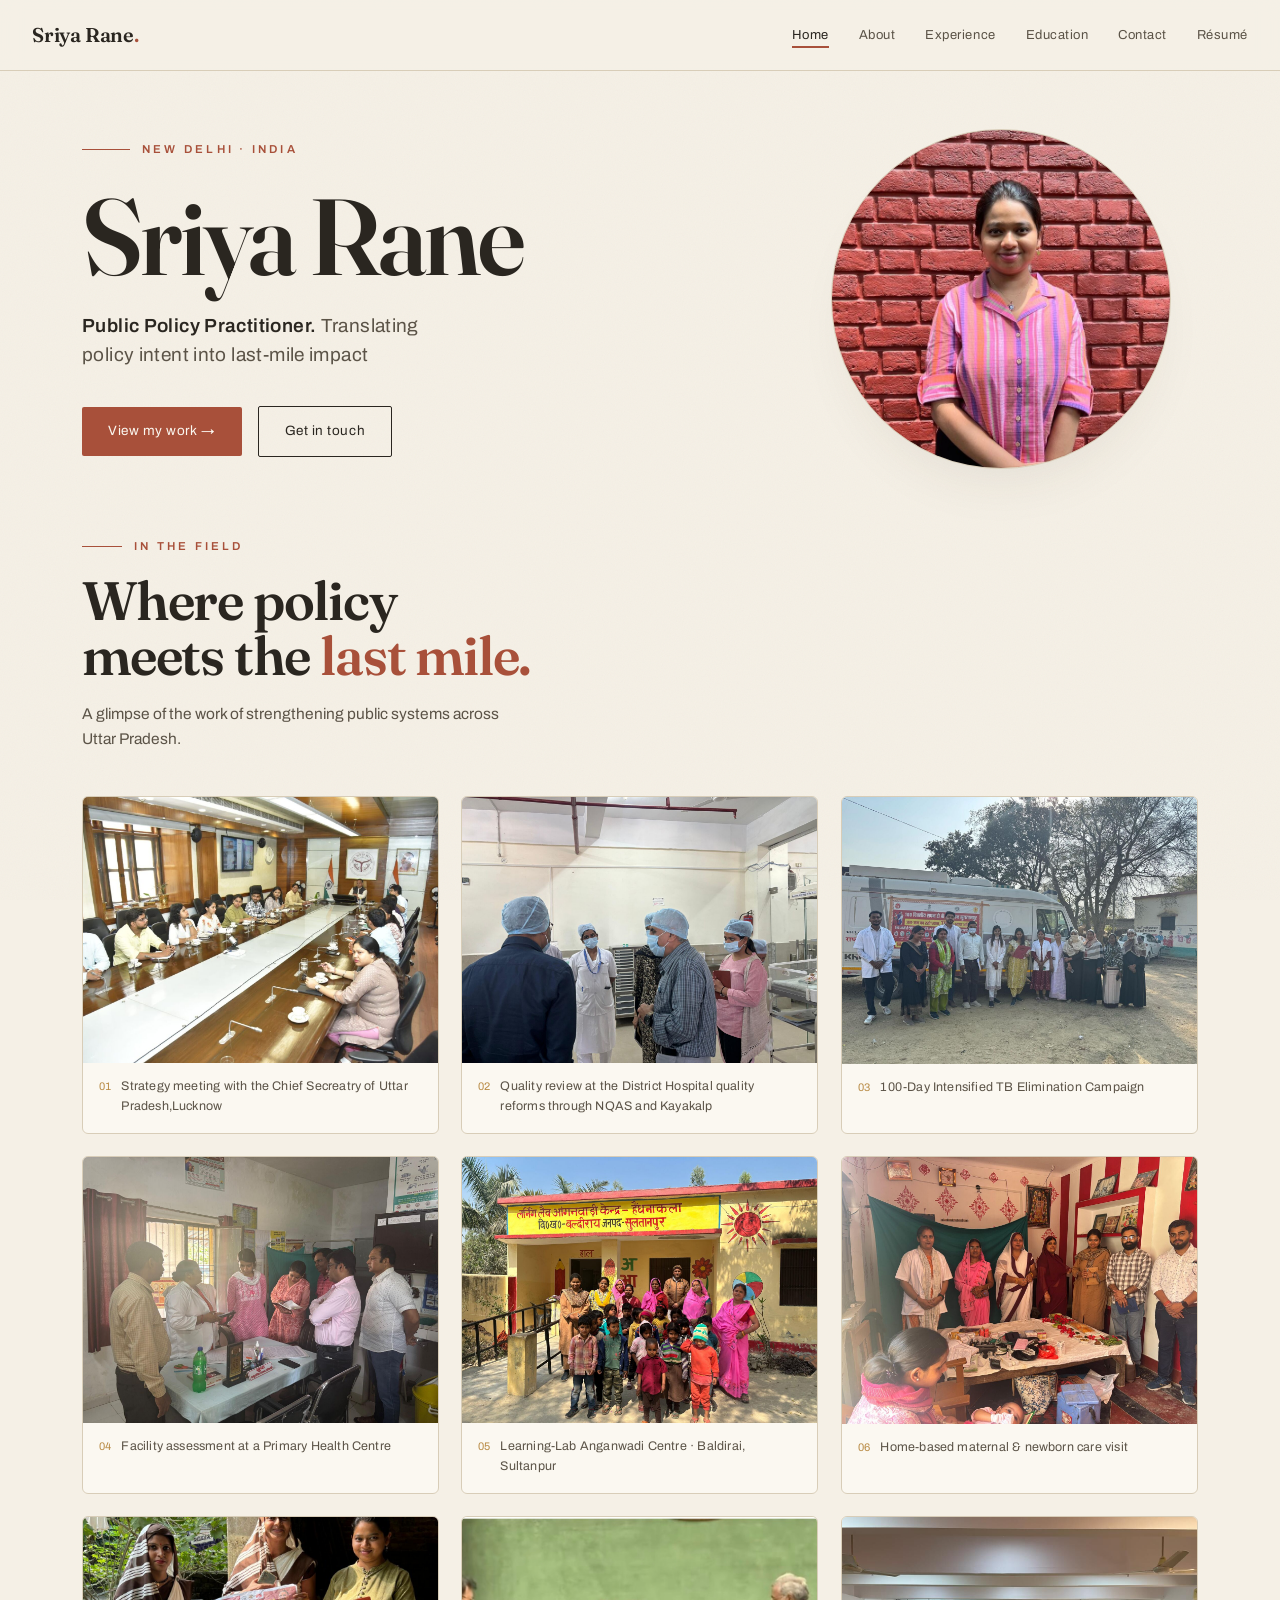
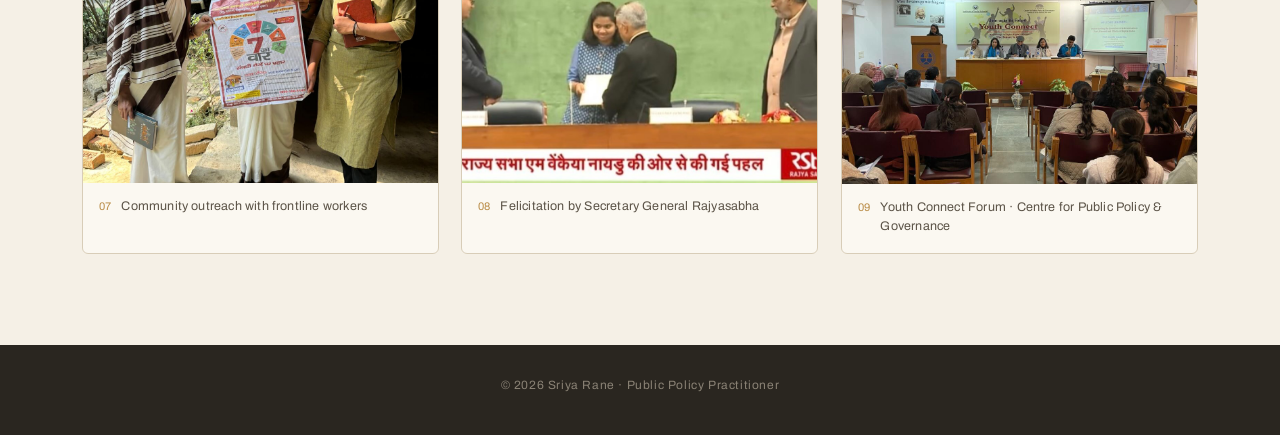
<file: index.html>
<!DOCTYPE html>
<html lang="en">
<head>
<meta charset="UTF-8">
<meta name="viewport" content="width=device-width, initial-scale=1.0">
<title>Sriya Rane — Public Policy Practitioner</title>
<meta name="description" content="Sriya Rane — A public policy professional practioner passionate about strengthening health systems, improving governance, and creating lasting social impact through evidence-based action.">
<link rel="preconnect" href="https://fonts.googleapis.com">
<link rel="preconnect" href="https://fonts.gstatic.com" crossorigin>
<link href="https://fonts.googleapis.com/css2?family=Fraunces:opsz,wght@9..144,400;9..144,500;9..144,600;9..144,700&family=Newsreader:ital,opsz,wght@0,6..72,400;0,6..72,500;1,6..72,400&family=Archivo:wght@400;500;600&display=swap" rel="stylesheet">
<link rel="stylesheet" href="style.css">
</head>
<body>

<nav>
  <a href="index.html" class="brand">Sriya Rane<span class="dot">.</span></a>
  <button class="navtoggle" id="navtoggle">Menu</button>
  <ul class="navlinks" id="navlinks">
    <li><a href="index.html" class="active">Home</a></li>
    <li><a href="about.html">About</a></li>
    <li><a href="experience.html">Experience</a></li>
    <li><a href="education.html">Education</a></li>
    <li><a href="contact.html">Contact</a></li>
    <li><a href="Sriya_Rane_CV.pdf" target="_blank" rel="noopener">Résumé</a></li>
  </ul>
</nav>

<main>
<header class="hero">
  <div class="wrap hero-grid">
    <div class="hero-text">
      <div class="hero-loc reveal">
        <span class="ln"></span>
        <span class="eyebrow"> New Delhi · India</span>
      </div>
      <h1 class="hero-name reveal">Sriya Rane <br></h1>
      <p class="hero-role reveal">
        <b>Public Policy Practitioner.</b> Translating policy intent into
        last-mile impact 

      </p>
      <div class="hero-cta reveal">
        <a href="experience.html" class="btn btn-solid">View my work →</a>
        <a href="contact.html" class="btn btn-ghost">Get in touch</a>
      </div>
    </div>
    <div class="hero-mark reveal">
      <div class="portrait-ring">
        <div class="portrait">
          <img src="img/sriya9.jpg" alt="Portrait of Sriya Rane" width="1000" height="750" fetchpriority="high">
        </div>
      </div>
    </div>
  </div>
</header>

<section class="section gallery-section">
  <div class="wrap">
    <div class="sec-head reveal">
      <div class="crumb"><span class="ln"></span><span class="eyebrow">In the Field</span></div>
      <h2>Where policy meets the <span class="accent">last mile.</span></h2>
      <p class="sec-sub"> A glimpse of the work of strengthening public systems across Uttar Pradesh.</p>
    </div>

    <div class="gallery">
      <figure class="shot reveal">
        <div class="shot-img"><img src="img/sriya1.jpg" alt="Strategy meeting with the Chief Secreatry of Uttar Pradesh" loading="lazy" decoding="async"></div>
        <figcaption><span class="ix">01</span>Strategy meeting with the Chief Secreatry of Uttar Pradesh,Lucknow </figcaption>
      </figure>
      <figure class="shot reveal">
        <div class="shot-img"><img src="img/sriya4.jpg" alt="Quality review inside a district hospital ward" loading="lazy" decoding="async"></div>
        <figcaption><span class="ix">02</span>Quality review at the District Hospital
 quality reforms through NQAS and Kayakalp</figcaption>
      </figure>
      <figure class="shot reveal">
        <div class="shot-img"><img src="img/sriya6.jpg" alt="Launch of the 100-Day Intensified TB Campaign" loading="lazy" decoding="async"></div>
        <figcaption><span class="ix">03</span>100-Day Intensified TB Elimination Campaign</figcaption>
      </figure>
      <figure class="shot reveal">
        <div class="shot-img"><img src="img/sriya2.jpg" alt="Assessment at a Primary Health Centre" loading="lazy" decoding="async"></div>
        <figcaption><span class="ix">04</span>Facility assessment at a Primary Health Centre</figcaption>
      </figure>
      <figure class="shot reveal">
        <div class="shot-img"><img src="img/sriya5.jpg" alt="Visit to a Learning-Lab Anganwadi Centre" loading="lazy" decoding="async"></div>
        <figcaption><span class="ix">05</span>Learning-Lab Anganwadi Centre · Baldirai, Sultanpur</figcaption>
      </figure>
      <figure class="shot reveal">
        <div class="shot-img"><img src="img/sriya7.jpg" alt="Home-based maternal and newborn care visit" loading="lazy" decoding="async"></div>
        <figcaption><span class="ix">06</span>Home-based maternal &amp; newborn care visit</figcaption>
      </figure>
      <figure class="shot reveal">
        <div class="shot-img"><img src="img/sriya3.jpg" alt="Community outreach with frontline health workers" loading="lazy" decoding="async"></div>
        <figcaption><span class="ix">07</span>Community outreach with frontline workers</figcaption>
      </figure>
      <figure class="shot reveal">
        <div class="shot-img"><img src="img/sriya8.jpg" alt="Felicitation by Secretary General, Rajya Sabha" loading="lazy" decoding="async"></div>
        <figcaption><span class="ix">08</span>Felicitation by Secretary General Rajyasabha</figcaption>
      </figure>
      <figure class="shot reveal">
        <div class="shot-img"><img src="img/sriya10.jpg" alt="Speaking at the Youth Connect forum" loading="lazy" decoding="async"></div>
        <figcaption><span class="ix">09</span>Youth Connect Forum · Centre for Public Policy &amp; Governance</figcaption>
      </figure>
    </div>
  </div>
</section>
</main>

<footer>© <span class="yr"></span> Sriya Rane · Public Policy Practitioner</footer>

<script src="main.js"></script>
</body>
</html>
</file>
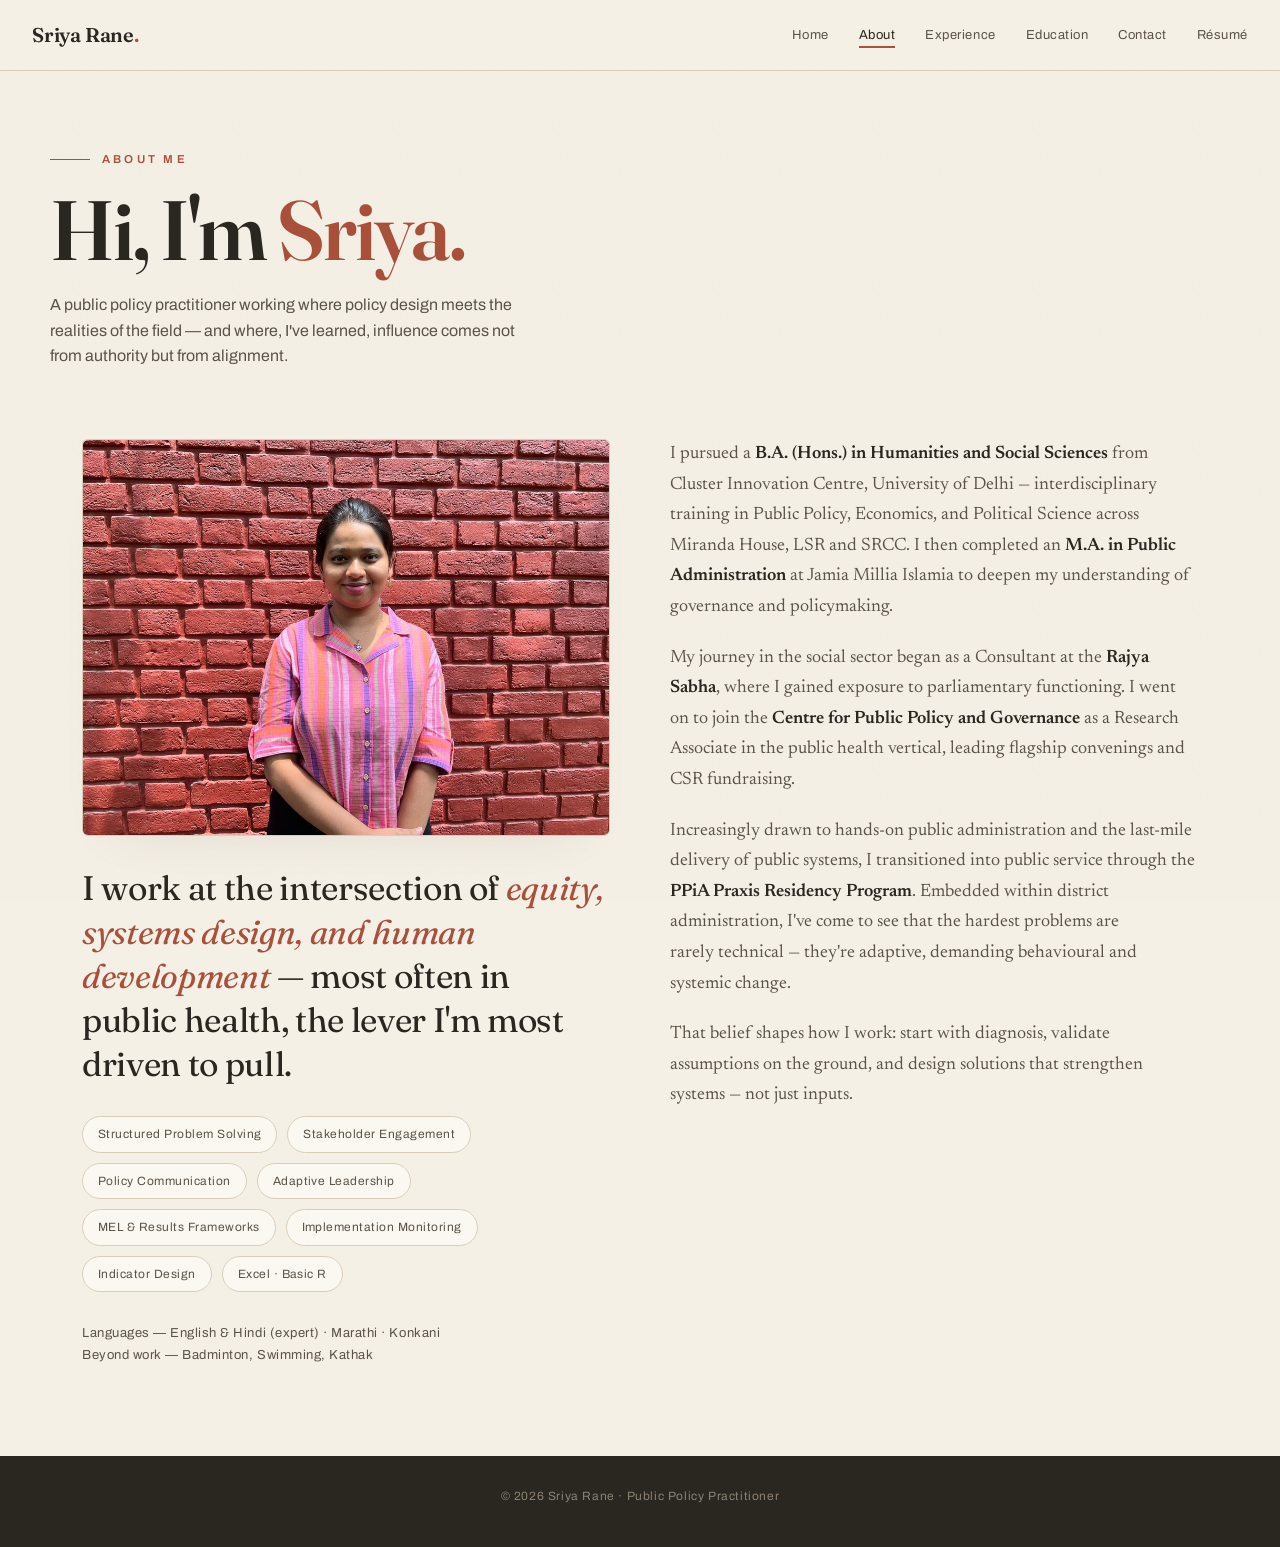
<file: about.html>
<!DOCTYPE html>
<html lang="en">
<head>
<meta charset="UTF-8">
<meta name="viewport" content="width=device-width, initial-scale=1.0">
<title>About — Sriya Rane</title>
<meta name="description" content="About Sriya Rane — public policy practitioner working at the intersection of governance, public health, and last-mile delivery.">
<link rel="preconnect" href="https://fonts.googleapis.com">
<link rel="preconnect" href="https://fonts.gstatic.com" crossorigin>
<link href="https://fonts.googleapis.com/css2?family=Fraunces:opsz,wght@9..144,400;9..144,500;9..144,600;9..144,700&family=Newsreader:ital,opsz,wght@0,6..72,400;0,6..72,500;1,6..72,400&family=Archivo:wght@400;500;600&display=swap" rel="stylesheet">
<link rel="stylesheet" href="style.css">
</head>
<body>

<nav>
  <a href="index.html" class="brand">Sriya Rane<span class="dot">.</span></a>
  <button class="navtoggle" id="navtoggle">Menu</button>
  <ul class="navlinks" id="navlinks">
    <li><a href="index.html">Home</a></li>
    <li><a href="about.html" class="active">About</a></li>
    <li><a href="experience.html">Experience</a></li>
    <li><a href="education.html">Education</a></li>
    <li><a href="contact.html">Contact</a></li>
    <li><a href="Sriya_Rane_CV.pdf" target="_blank" rel="noopener">Résumé</a></li>
  </ul>
</nav>

<main>
<div class="wrap pagehead">
  <div class="crumb reveal"><span class="ln"></span><span class="eyebrow">About me</span></div>
  <h1 class="reveal">Hi, I'm <span class="accent">Sriya.</span></h1>
  <p class="sub reveal">A public policy practitioner working where policy design meets the realities of the field — and where, I've learned, influence comes not from authority but from alignment.</p>
</div>

<section class="section">
  <div class="wrap about-grid">
    <div class="reveal">
      <figure class="about-portrait">
        <img src="img/sriya9.jpg" alt="Portrait of Sriya Rane" width="1000" height="750" loading="lazy" decoding="async">
      </figure>
      <p class="about-lead">
        I work at the intersection of <em>equity, systems design, and human development</em> — most often in public health, the lever I'm most driven to pull.
      </p>
      <div class="pills">
        <span class="pill">Structured Problem Solving</span>
        <span class="pill">Stakeholder Engagement</span>
        <span class="pill">Policy Communication</span>
        <span class="pill">Adaptive Leadership</span>
        <span class="pill">MEL & Results Frameworks</span>
        <span class="pill">Implementation Monitoring</span>
        <span class="pill">Indicator Design</span>
        <span class="pill">Excel · Basic R</span>
      </div>
      <p style="margin-top:30px;font-family:'Archivo',sans-serif;font-size:13px;letter-spacing:.04em;color:var(--ink-soft)">
        Languages — English & Hindi (expert) · Marathi · Konkani<br>
        Beyond work — Badminton, Swimming, Kathak
      </p>
    </div>
    <div class="about-body reveal">
      <p>I pursued a <b>B.A. (Hons.) in Humanities and Social Sciences</b> from Cluster Innovation Centre, University of Delhi — interdisciplinary training in Public Policy, Economics, and Political Science across Miranda House, LSR and SRCC. I then completed an <b>M.A. in Public Administration</b> at Jamia Millia Islamia to deepen my understanding of governance and policymaking.</p>
      <p>My journey in the social sector began as a Consultant at the <b>Rajya Sabha</b>, where I gained exposure to parliamentary functioning. I went on to join the <b>Centre for Public Policy and Governance</b> as a Research Associate in the public health vertical, leading flagship convenings and CSR fundraising.</p>
      <p>Increasingly drawn to hands-on public administration and the last-mile delivery of public systems, I transitioned into public service through the <b>PPiA Praxis Residency Program</b>. Embedded within district administration, I've come to see that the hardest problems are rarely technical — they're adaptive, demanding behavioural and systemic change.</p>
      <p>That belief shapes how I work: start with diagnosis, validate assumptions on the ground, and design solutions that strengthen systems — not just inputs.</p>
    </div>
  </div>
</section>
</main>

<footer>© <span class="yr"></span> Sriya Rane · Public Policy Practitioner</footer>

<script src="main.js"></script>
</body>
</html>
</file>
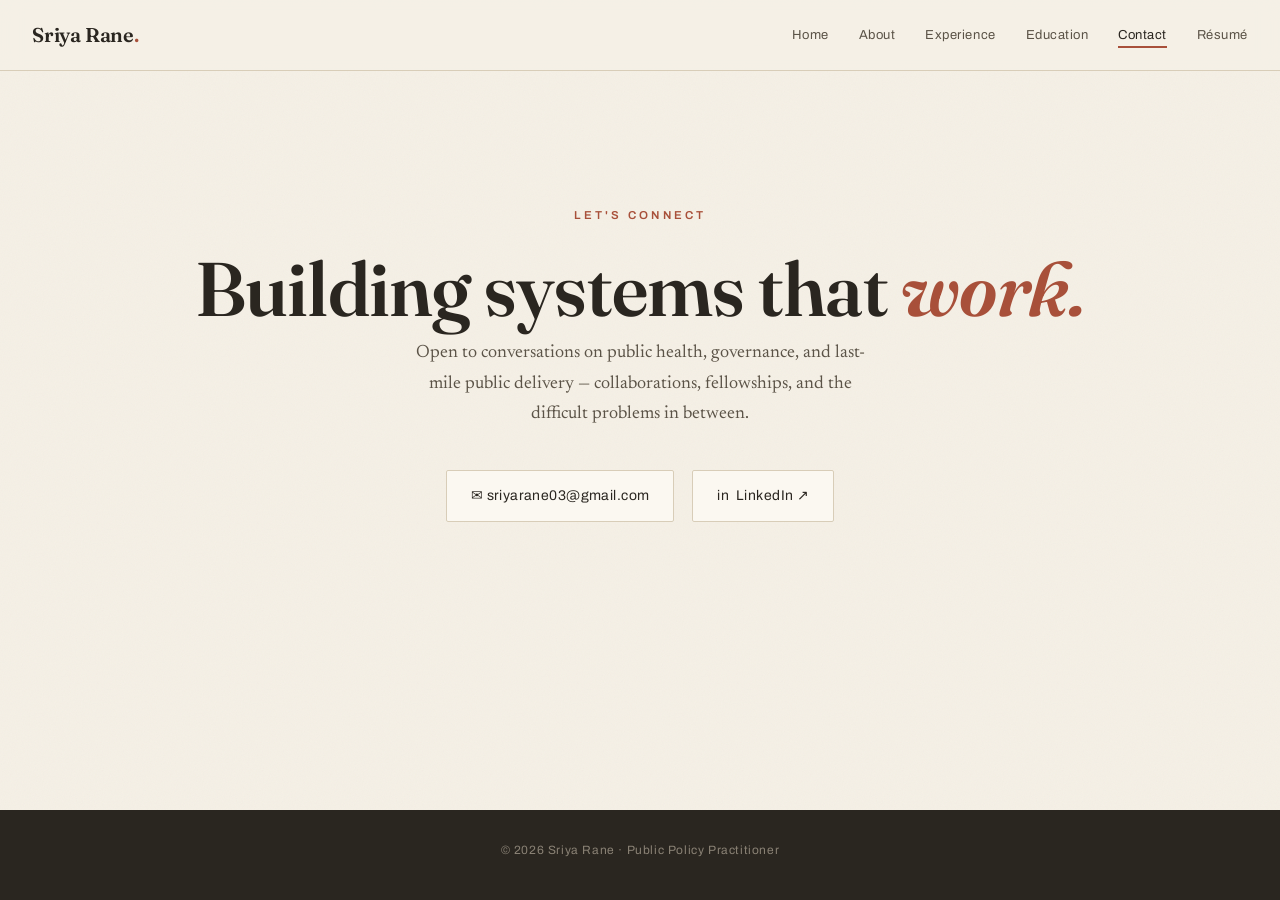
<file: contact.html>
<!DOCTYPE html>
<html lang="en">
<head>
<meta charset="UTF-8">
<meta name="viewport" content="width=device-width, initial-scale=1.0">
<title>Contact — Sriya Rane</title>
<meta name="description" content="Get in touch with Sriya Rane.">
<link rel="preconnect" href="https://fonts.googleapis.com">
<link rel="preconnect" href="https://fonts.gstatic.com" crossorigin>
<link href="https://fonts.googleapis.com/css2?family=Fraunces:opsz,wght@9..144,400;9..144,500;9..144,600;9..144,700&family=Newsreader:ital,opsz,wght@0,6..72,400;0,6..72,500;1,6..72,400&family=Archivo:wght@400;500;600&display=swap" rel="stylesheet">
<link rel="stylesheet" href="style.css">
</head>
<body>

<nav>
  <a href="index.html" class="brand">Sriya Rane<span class="dot">.</span></a>
  <button class="navtoggle" id="navtoggle">Menu</button>
  <ul class="navlinks" id="navlinks">
    <li><a href="index.html">Home</a></li>
    <li><a href="about.html">About</a></li>
    <li><a href="experience.html">Experience</a></li>
    <li><a href="education.html">Education</a></li>
    <li><a href="contact.html" class="active">Contact</a></li>
    <li><a href="Sriya_Rane_CV.pdf" target="_blank" rel="noopener">Résumé</a></li>
  </ul>
</nav>

<main>
<section class="section" style="padding-top:90px">
  <div class="wrap contact-block">
    <span class="eyebrow reveal">Let's connect</span>
    <h1 class="reveal">Building systems that <em>work.</em></h1>
    <p class="reveal">Open to conversations on public health, governance, and last-mile public delivery — collaborations, fellowships, and the difficult problems in between.</p>
    <div class="contact-links reveal">
      <a class="clink" href="mailto:sriyarane03@gmail.com">✉ sriyarane03@gmail.com</a>
      <a class="clink" href="https://www.linkedin.com/" target="_blank" rel="noopener">in &nbsp;LinkedIn ↗</a>
    </div>
  </div>
</section>
</main>

<footer>© <span class="yr"></span> Sriya Rane · Public Policy Practitioner</footer>

<script src="main.js"></script>
</body>
</html>
</file>
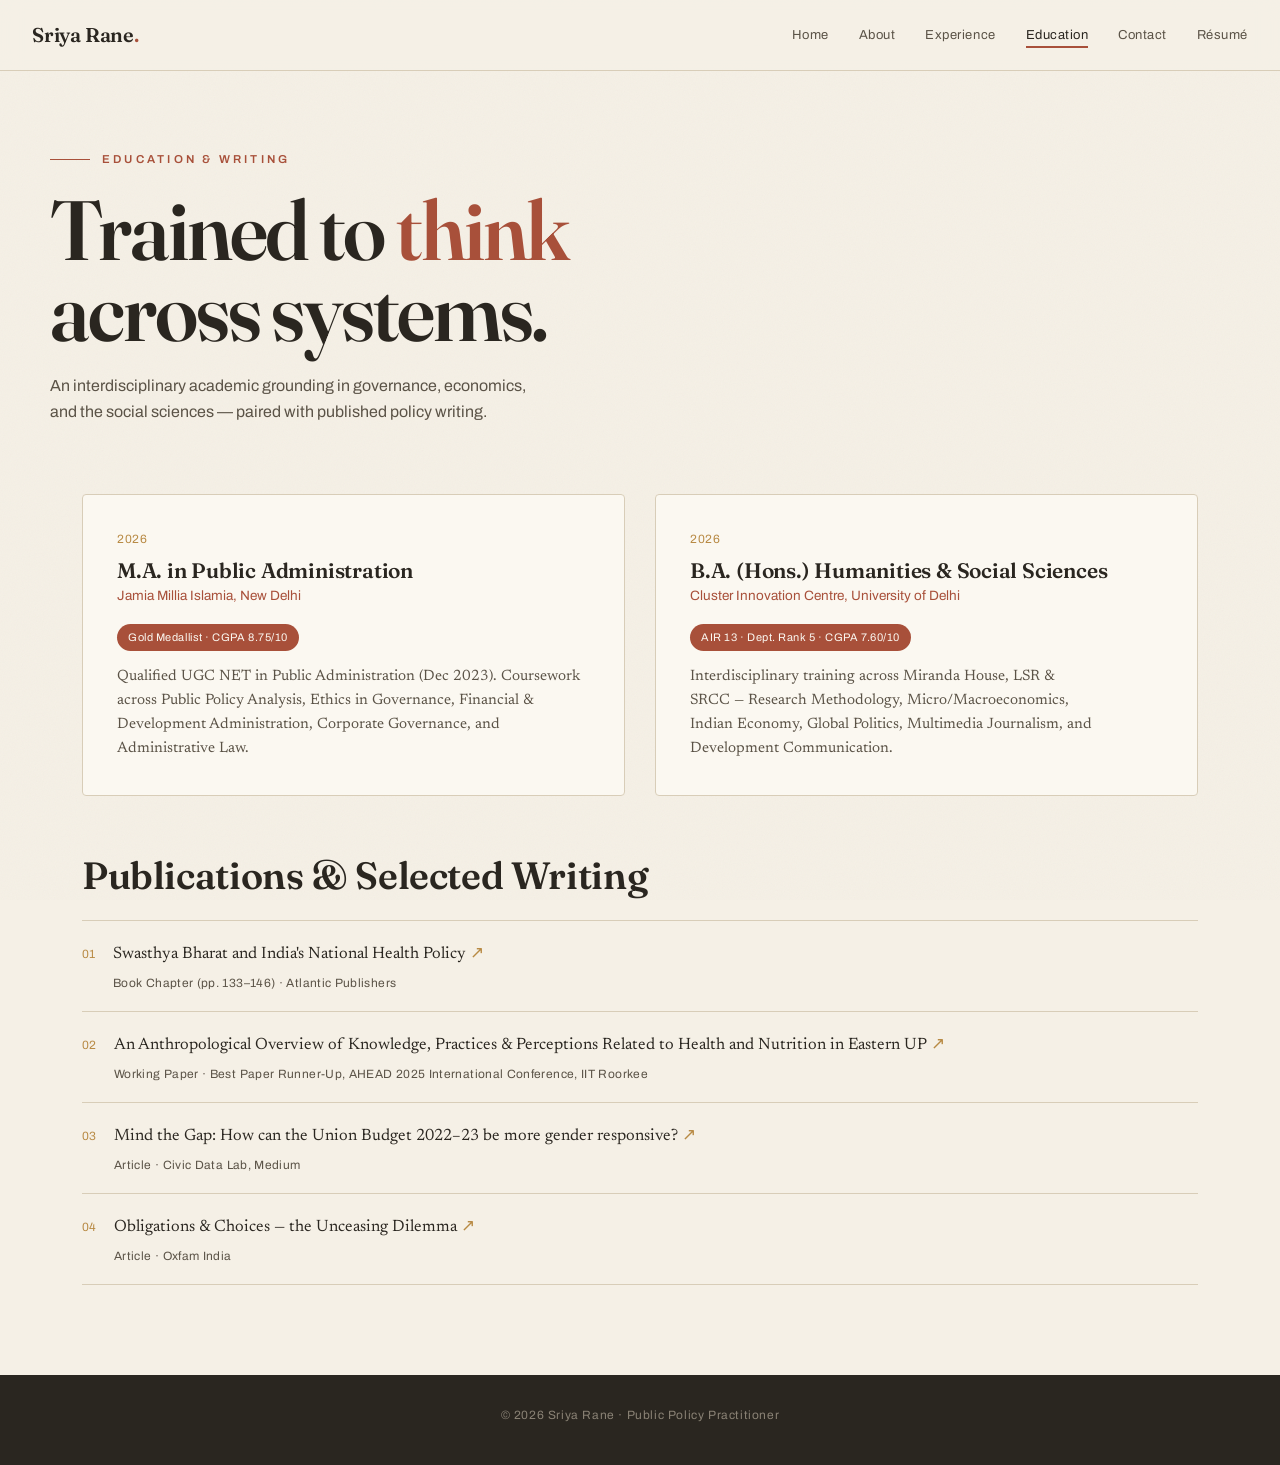
<file: education.html>
<!DOCTYPE html>
<html lang="en">
<head>
<meta charset="UTF-8">
<meta name="viewport" content="width=device-width, initial-scale=1.0">
<title>Education & Writing — Sriya Rane</title>
<meta name="description" content="Education, qualifications and published writing of Sriya Rane.">
<link rel="preconnect" href="https://fonts.googleapis.com">
<link rel="preconnect" href="https://fonts.gstatic.com" crossorigin>
<link href="https://fonts.googleapis.com/css2?family=Fraunces:opsz,wght@9..144,400;9..144,500;9..144,600;9..144,700&family=Newsreader:ital,opsz,wght@0,6..72,400;0,6..72,500;1,6..72,400&family=Archivo:wght@400;500;600&display=swap" rel="stylesheet">
<link rel="stylesheet" href="style.css">
</head>
<body>

<nav>
  <a href="index.html" class="brand">Sriya Rane<span class="dot">.</span></a>
  <button class="navtoggle" id="navtoggle">Menu</button>
  <ul class="navlinks" id="navlinks">
    <li><a href="index.html">Home</a></li>
    <li><a href="about.html">About</a></li>
    <li><a href="experience.html">Experience</a></li>
    <li><a href="education.html" class="active">Education</a></li>
    <li><a href="contact.html">Contact</a></li>
    <li><a href="Sriya_Rane_CV.pdf" target="_blank" rel="noopener">Résumé</a></li>
  </ul>
</nav>

<main>
<div class="wrap pagehead">
  <div class="crumb reveal"><span class="ln"></span><span class="eyebrow">Education & Writing</span></div>
  <h1 class="reveal">Trained to <span class="accent">think</span><br>across systems.</h1>
  <p class="sub reveal">An interdisciplinary academic grounding in governance, economics, and the social sciences — paired with published policy writing.</p>
</div>

<section class="section">
  <div class="wrap">
    <div class="edu-grid">
      <div class="edu-card reveal">
        <div class="yr">Sep 2020 — Jul 2022</div>
        <h3>M.A. in Public Administration</h3>
        <div class="inst">Jamia Millia Islamia, New Delhi</div>
        <span class="badge">Gold Medallist · CGPA 8.75/10</span>
        <p>Qualified UGC NET in Public Administration (Dec 2023). Coursework across Public Policy Analysis, Ethics in Governance, Financial & Development Administration, Corporate Governance, and Administrative Law.</p>
      </div>
      <div class="edu-card reveal">
        <div class="yr">Aug 2017 — Aug 2020</div>
        <h3>B.A. (Hons.) Humanities & Social Sciences</h3>
        <div class="inst">Cluster Innovation Centre, University of Delhi</div>
        <span class="badge">AIR 13 · Dept. Rank 5 · CGPA 7.60/10</span>
        <p>Interdisciplinary training across Miranda House, LSR & SRCC — Research Methodology, Micro/Macroeconomics, Indian Economy, Global Politics, Multimedia Journalism, and Development Communication.</p>
      </div>
    </div>

    <div class="pubs">
      <h2 class="reveal">Publications & Selected Writing</h2>
      <div class="pub reveal">
        <span class="ix">01</span>
        <div>
          <a href="#" target="_blank" rel="noopener">Swasthya Bharat and India's National Health Policy <span style="color:var(--gold)">↗</span></a>
          <span class="meta">Book Chapter (pp. 133–146) · Atlantic Publishers</span>
        </div>
      </div>
      <div class="pub reveal">
        <span class="ix">02</span>
        <div>
          <a href="#" target="_blank" rel="noopener">An Anthropological Overview of Knowledge, Practices & Perceptions Related to Health and Nutrition in Eastern UP <span style="color:var(--gold)">↗</span></a>
          <span class="meta">Working Paper · Best Paper Runner-Up, AHEAD 2025 International Conference, IIT Roorkee</span>
        </div>
      </div>
      <div class="pub reveal">
        <span class="ix">03</span>
        <div>
          <a href="#" target="_blank" rel="noopener">Mind the Gap: How can the Union Budget 2022–23 be more gender responsive? <span style="color:var(--gold)">↗</span></a>
          <span class="meta">Article · Civic Data Lab, Medium</span>
        </div>
      </div>
      <div class="pub reveal">
        <span class="ix">04</span>
        <div>
          <a href="#" target="_blank" rel="noopener">Obligations & Choices — the Unceasing Dilemma <span style="color:var(--gold)">↗</span></a>
          <span class="meta">Article · Oxfam India</span>
        </div>
      </div>
    </div>
  </div>
</section>
</main>

<footer>© <span class="yr"></span> Sriya Rane · Public Policy Practitioner</footer>

<script src="main.js"></script>
</body>
</html>
</file>
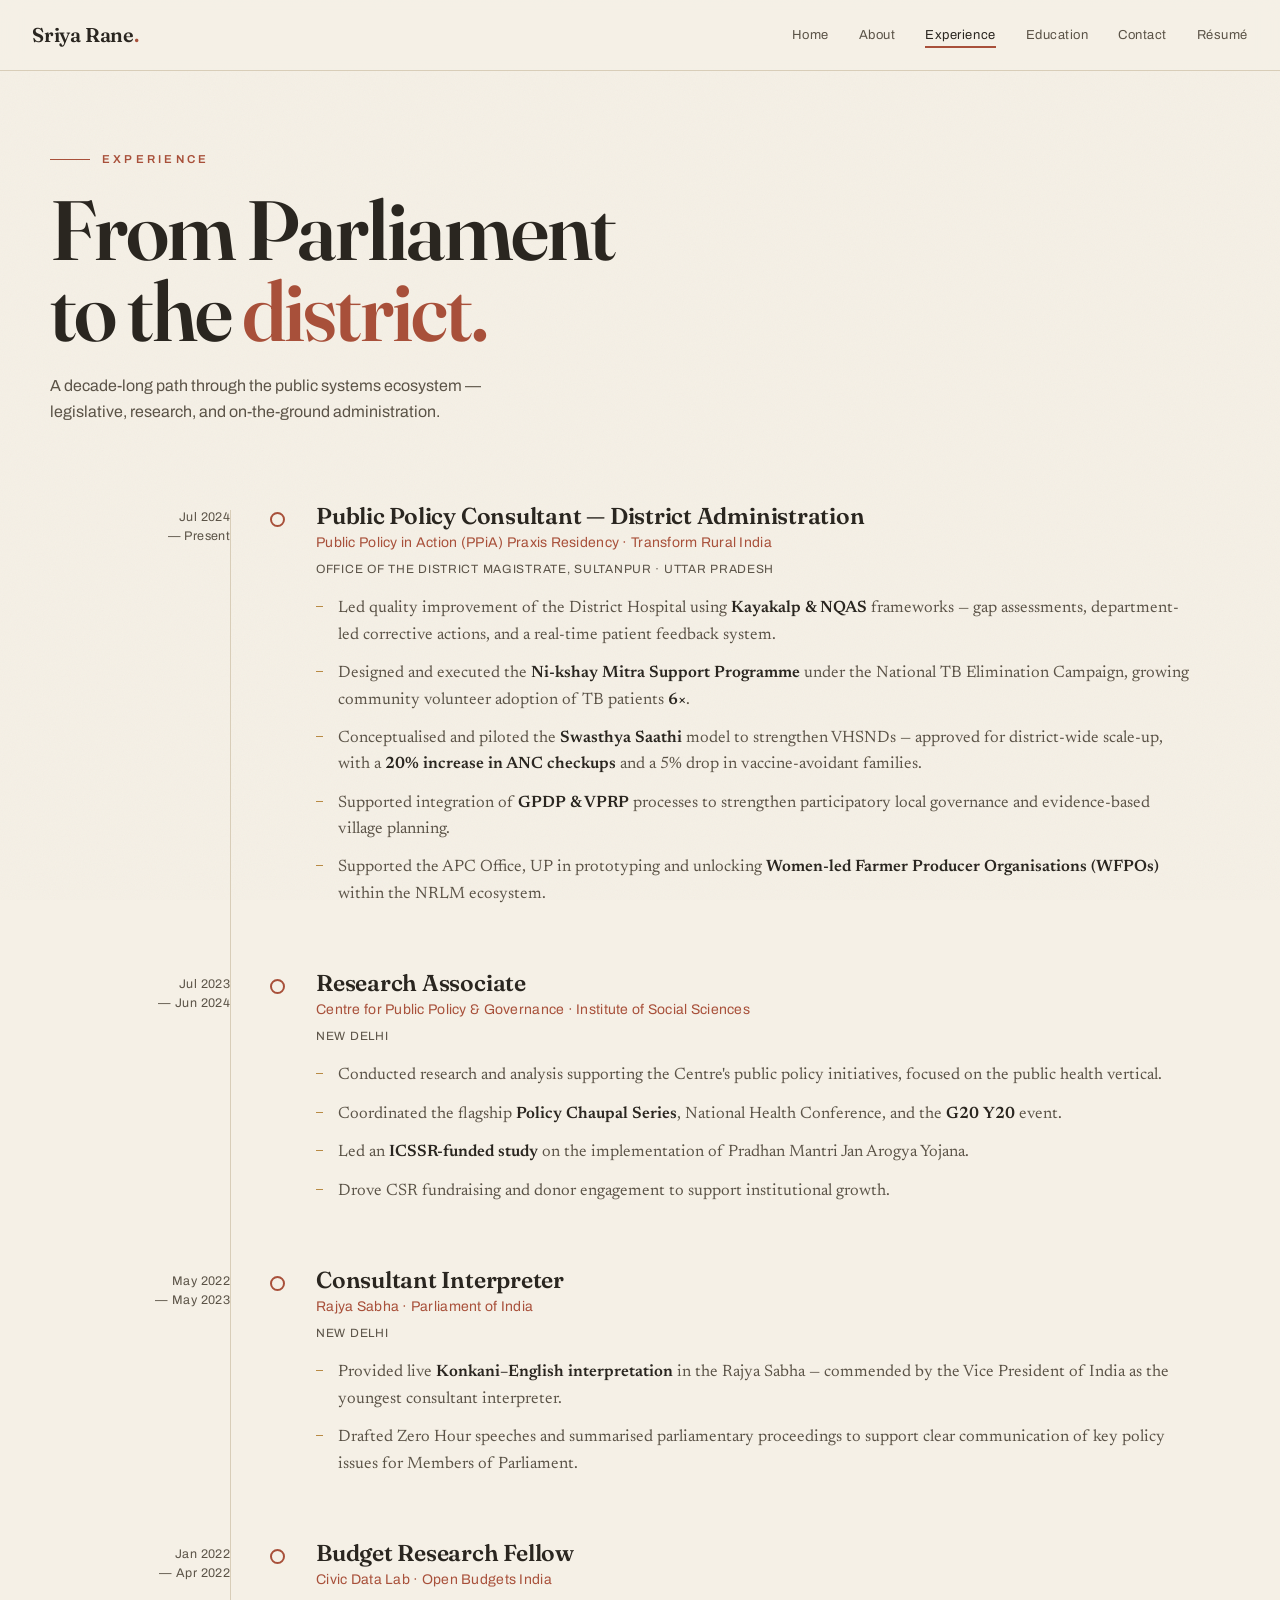
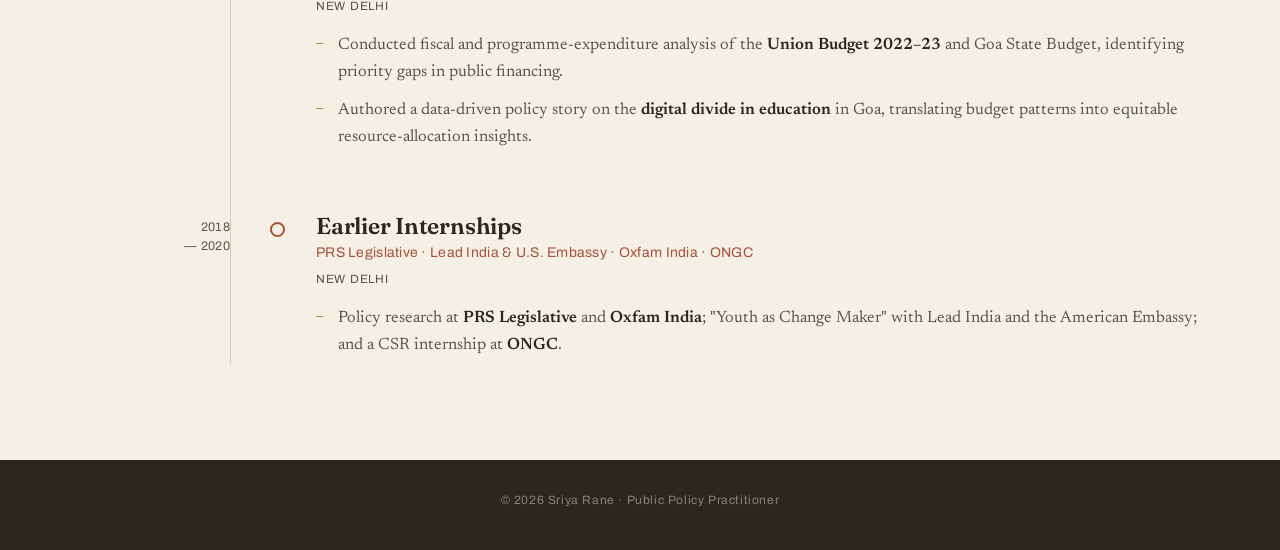
<file: experience.html>
<!DOCTYPE html>
<html lang="en">
<head>
<meta charset="UTF-8">
<meta name="viewport" content="width=device-width, initial-scale=1.0">
<title>Experience — Sriya Rane</title>
<meta name="description" content="Professional experience of Sriya Rane across district administration, policy research, and Parliament.">
<link rel="preconnect" href="https://fonts.googleapis.com">
<link rel="preconnect" href="https://fonts.gstatic.com" crossorigin>
<link href="https://fonts.googleapis.com/css2?family=Fraunces:opsz,wght@9..144,400;9..144,500;9..144,600;9..144,700&family=Newsreader:ital,opsz,wght@0,6..72,400;0,6..72,500;1,6..72,400&family=Archivo:wght@400;500;600&display=swap" rel="stylesheet">
<link rel="stylesheet" href="style.css">
</head>
<body>

<nav>
  <a href="index.html" class="brand">Sriya Rane<span class="dot">.</span></a>
  <button class="navtoggle" id="navtoggle">Menu</button>
  <ul class="navlinks" id="navlinks">
    <li><a href="index.html">Home</a></li>
    <li><a href="about.html">About</a></li>
    <li><a href="experience.html" class="active">Experience</a></li>
    <li><a href="education.html">Education</a></li>
    <li><a href="contact.html">Contact</a></li>
    <li><a href="Sriya_Rane_CV.pdf" target="_blank" rel="noopener">Résumé</a></li>
  </ul>
</nav>

<main>
<div class="wrap pagehead">
  <div class="crumb reveal"><span class="ln"></span><span class="eyebrow">Experience</span></div>
  <h1 class="reveal">From Parliament<br>to the <span class="accent">district.</span></h1>
  <p class="sub reveal">A decade-long path through the public systems ecosystem — legislative, research, and on-the-ground administration.</p>
</div>

<section class="section">
  <div class="wrap">
    <div class="timeline">

      <div class="job reveal">
        <div class="job-date">Jul 2024<br>— Present</div>
        <div class="job-body">
          <h3>Public Policy Consultant — District Administration</h3>
          <div class="org">Public Policy in Action (PPiA) Praxis Residency · Transform Rural India</div>
          <div class="place">Office of the District Magistrate, Sultanpur · Uttar Pradesh</div>
          <ul>
            <li>Led quality improvement of the District Hospital using <b>Kayakalp & NQAS</b> frameworks — gap assessments, department-led corrective actions, and a real-time patient feedback system.</li>
            <li>Designed and executed the <b>Ni-kshay Mitra Support Programme</b> under the National TB Elimination Campaign, growing community volunteer adoption of TB patients <b>6×</b>.</li>
            <li>Conceptualised and piloted the <b>Swasthya Saathi</b> model to strengthen VHSNDs — approved for district-wide scale-up, with a <b>20% increase in ANC checkups</b> and a 5% drop in vaccine-avoidant families.</li>
            <li>Supported integration of <b>GPDP & VPRP</b> processes to strengthen participatory local governance and evidence-based village planning.</li>
            <li>Supported the APC Office, UP in prototyping and unlocking <b>Women-led Farmer Producer Organisations (WFPOs)</b> within the NRLM ecosystem.</li>
          </ul>
        </div>
      </div>

      <div class="job reveal">
        <div class="job-date">Jul 2023<br>— Jun 2024</div>
        <div class="job-body">
          <h3>Research Associate</h3>
          <div class="org">Centre for Public Policy & Governance · Institute of Social Sciences</div>
          <div class="place">New Delhi</div>
          <ul>
            <li>Conducted research and analysis supporting the Centre's public policy initiatives, focused on the public health vertical.</li>
            <li>Coordinated the flagship <b>Policy Chaupal Series</b>, National Health Conference, and the <b>G20 Y20</b> event.</li>
            <li>Led an <b>ICSSR-funded study</b> on the implementation of Pradhan Mantri Jan Arogya Yojana.</li>
            <li>Drove CSR fundraising and donor engagement to support institutional growth.</li>
          </ul>
        </div>
      </div>

      <div class="job reveal">
        <div class="job-date">May 2022<br>— May 2023</div>
        <div class="job-body">
          <h3>Consultant Interpreter</h3>
          <div class="org">Rajya Sabha · Parliament of India</div>
          <div class="place">New Delhi</div>
          <ul>
            <li>Provided live <b>Konkani–English interpretation</b> in the Rajya Sabha — commended by the Vice President of India as the youngest consultant interpreter.</li>
            <li>Drafted Zero Hour speeches and summarised parliamentary proceedings to support clear communication of key policy issues for Members of Parliament.</li>
          </ul>
        </div>
      </div>

      <div class="job reveal">
        <div class="job-date">Jan 2022<br>— Apr 2022</div>
        <div class="job-body">
          <h3>Budget Research Fellow</h3>
          <div class="org">Civic Data Lab · Open Budgets India</div>
          <div class="place">New Delhi</div>
          <ul>
            <li>Conducted fiscal and programme-expenditure analysis of the <b>Union Budget 2022–23</b> and Goa State Budget, identifying priority gaps in public financing.</li>
            <li>Authored a data-driven policy story on the <b>digital divide in education</b> in Goa, translating budget patterns into equitable resource-allocation insights.</li>
          </ul>
        </div>
      </div>

      <div class="job reveal">
        <div class="job-date">2018<br>— 2020</div>
        <div class="job-body">
          <h3>Earlier Internships</h3>
          <div class="org">PRS Legislative · Lead India & U.S. Embassy · Oxfam India · ONGC</div>
          <div class="place">New Delhi</div>
          <ul>
            <li>Policy research at <b>PRS Legislative</b> and <b>Oxfam India</b>; "Youth as Change Maker" with Lead India and the American Embassy; and a CSR internship at <b>ONGC</b>.</li>
          </ul>
        </div>
      </div>

    </div>
  </div>
</section>
</main>

<footer>© <span class="yr"></span> Sriya Rane · Public Policy Practitioner</footer>

<script src="main.js"></script>
</body>
</html>
</file>
<file: style.css>
/* ===== Sriya Rane — shared styles (multi-page) ===== */
:root{
  --bg:#f5f0e6;
  --bg-deep:#ece4d4;
  --ink:#2a2620;
  --ink-soft:#5b5347;
  --paper:#fbf8f1;
  --terra:#a8503a;
  --terra-deep:#8a3f2d;
  --olive:#5c6248;
  --gold:#b88a44;
  --line:#d8cdb8;
  --shadow:rgba(60,48,30,.12);
  --max:1180px;
}
*{margin:0;padding:0;box-sizing:border-box}
html{scroll-behavior:smooth}
body{
  background:var(--bg);color:var(--ink);
  font-family:'Newsreader',Georgia,serif;font-size:18px;line-height:1.7;
  -webkit-font-smoothing:antialiased;overflow-x:hidden;
  display:flex;flex-direction:column;min-height:100vh;
}
body::before{
  content:"";position:fixed;inset:0;pointer-events:none;z-index:1;
  opacity:.04;mix-blend-mode:multiply;
  background-image:url("data:image/svg+xml,%3Csvg xmlns='http://www.w3.org/2000/svg' width='160' height='160'%3E%3Cfilter id='n'%3E%3CfeTurbulence type='fractalNoise' baseFrequency='0.85' numOctaves='3'/%3E%3C/filter%3E%3Crect width='100%25' height='100%25' filter='url(%23n)'/%3E%3C/svg%3E");
}
::selection{background:var(--terra);color:var(--paper)}
h1,h2,h3,.display{font-family:'Fraunces',Georgia,serif;font-weight:600;line-height:1.05;letter-spacing:-.01em;text-wrap:balance}
p{text-wrap:pretty}
.eyebrow{font-family:'Archivo',sans-serif;text-transform:uppercase;letter-spacing:.28em;font-size:11.5px;font-weight:600;color:var(--terra)}
a{color:inherit}
.wrap{max-width:var(--max);margin:0 auto;padding:0 32px;width:100%}
main{flex:1 0 auto;position:relative;z-index:2}

/* ===== NAV ===== */
nav{
  position:sticky;top:0;left:0;right:0;z-index:50;
  display:flex;justify-content:space-between;align-items:center;
  padding:18px 32px;background:rgba(245,240,230,.92);
  backdrop-filter:blur(10px);box-shadow:0 1px 0 var(--line);
}
.brand{font-family:'Fraunces',serif;font-weight:600;font-size:20px;letter-spacing:-.01em;text-decoration:none}
.brand .dot{color:var(--terra)}
.navlinks{display:flex;gap:30px;list-style:none}
.navlinks a{font-family:'Archivo',sans-serif;font-size:13px;letter-spacing:.04em;text-decoration:none;color:var(--ink-soft);position:relative;padding:4px 0}
.navlinks a::after{content:"";position:absolute;left:0;bottom:-2px;width:0;height:1.5px;background:var(--terra);transition:width .3s ease}
.navlinks a:hover{color:var(--ink)}
.navlinks a:hover::after{width:100%}
.navlinks a.active{color:var(--ink)}
.navlinks a.active::after{width:100%}
.navtoggle{display:none;background:none;border:none;cursor:pointer;font-family:'Archivo',sans-serif;font-size:13px;letter-spacing:.1em;text-transform:uppercase;color:var(--ink)}

/* ===== PAGE HEAD (interior pages) ===== */
.pagehead{padding:80px 0 40px}
.pagehead .crumb{display:flex;align-items:center;gap:12px;margin-bottom:20px}
.pagehead .crumb .ln{width:40px;height:1px;background:var(--terra)}
.pagehead h1{font-size:clamp(40px,7vw,84px);font-weight:600;letter-spacing:-.025em;line-height:.96}
.pagehead h1 .accent{color:var(--terra)}
.pagehead .sub{font-family:'Archivo',sans-serif;font-size:16px;color:var(--ink-soft);max-width:54ch;margin-top:22px;line-height:1.6}
.section{padding:30px 0 90px}

/* ===== HERO (home) ===== */
header.hero{display:flex;align-items:center;position:relative;padding:clamp(34px,6.5vh,80px) 0;overflow:hidden}
.hero-grid{display:grid;grid-template-columns:1.25fr .75fr;gap:clamp(28px,5vw,64px);align-items:center;width:100%}
.hero-loc{display:flex;align-items:center;gap:12px;margin-bottom:26px}
.hero-loc .ln{width:48px;height:1px;background:var(--terra)}
h1.hero-name{font-size:clamp(46px,8.5vw,108px);font-weight:600;line-height:.94;margin-bottom:8px;letter-spacing:-.025em}
h1.hero-name .ln2{display:block;color:var(--terra)}
.hero-role{font-family:'Archivo',sans-serif;font-size:clamp(15px,1.6vw,19px);letter-spacing:.02em;color:var(--ink-soft);max-width:32ch;margin:24px 0 36px;line-height:1.55}
.hero-role b{color:var(--ink);font-weight:600}
.hero-cta{display:flex;gap:16px;flex-wrap:wrap;align-items:center}
.btn{font-family:'Archivo',sans-serif;font-size:13.5px;letter-spacing:.04em;text-decoration:none;padding:13px 26px;border-radius:2px;transition:all .25s ease;display:inline-flex;align-items:center;gap:9px;cursor:pointer;border:none}
.btn-solid{background:var(--terra);color:var(--paper)}
.btn-solid:hover{background:var(--terra-deep);transform:translateY(-2px)}
.btn-ghost{border:1.5px solid var(--ink);color:var(--ink);background:none}
.btn-ghost:hover{background:var(--ink);color:var(--paper)}
.hero-mark{position:relative;display:flex;justify-content:center;align-items:center}
.portrait-ring{position:relative;width:min(340px,92%);aspect-ratio:1;display:flex;align-items:center;justify-content:center;will-change:transform}
.portrait{width:100%;aspect-ratio:1;border-radius:50%;overflow:hidden;border:1px solid var(--line);background:var(--bg-deep);position:relative;z-index:1;box-shadow:0 30px 64px -32px var(--shadow)}
.portrait img{width:100%;height:100%;object-fit:cover;object-position:50% 18%;display:block;transition:transform .7s cubic-bezier(.2,.7,.2,1)}
.portrait::after{content:"";position:absolute;inset:0;border-radius:50%;box-shadow:inset 0 0 0 1px rgba(42,38,32,.07);pointer-events:none}
.portrait-ring:hover .portrait img{transform:scale(1.04)}

/* ===== ABOUT ===== */
.about-grid{display:grid;grid-template-columns:1fr 1fr;gap:60px}
.about-lead{font-family:'Fraunces',serif;font-size:clamp(24px,3vw,34px);font-weight:400;line-height:1.3;letter-spacing:-.01em}
.about-lead em{color:var(--terra);font-style:italic}
.about-body p{margin-bottom:20px;color:var(--ink-soft)}
.about-body p b{color:var(--ink);font-weight:600}
.pills{display:flex;flex-wrap:wrap;gap:10px;margin-top:30px}
.pill{font-family:'Archivo',sans-serif;font-size:12px;letter-spacing:.04em;padding:7px 15px;border:1px solid var(--line);border-radius:40px;color:var(--ink-soft);background:var(--paper)}

/* ===== EXPERIENCE timeline ===== */
.timeline{position:relative;margin-top:10px}
.timeline::before{content:"";position:absolute;left:148px;top:6px;bottom:6px;width:1px;background:var(--line)}
.job{display:grid;grid-template-columns:148px 1fr;gap:44px;padding:0 0 52px}
.job:last-child{padding-bottom:0}
.job-date{font-family:'Archivo',sans-serif;font-size:12.5px;letter-spacing:.03em;color:var(--ink-soft);text-align:right;padding-top:4px;line-height:1.5}
.job-body{position:relative;padding-left:42px}
.job-body::before{content:"";position:absolute;left:-4px;top:8px;width:11px;height:11px;border-radius:50%;background:var(--bg);border:2px solid var(--terra)}
.job h3{font-size:23px;font-weight:600;margin-bottom:3px}
.job .org{font-family:'Archivo',sans-serif;font-size:14px;color:var(--terra);letter-spacing:.02em;margin-bottom:4px}
.job .place{font-family:'Archivo',sans-serif;font-size:12px;color:var(--ink-soft);letter-spacing:.06em;text-transform:uppercase;margin-bottom:16px}
.job ul{list-style:none}
.job ul li{position:relative;padding-left:22px;margin-bottom:12px;color:var(--ink-soft);font-size:16.5px;line-height:1.6}
.job ul li::before{content:"";position:absolute;left:0;top:11px;width:7px;height:1px;background:var(--gold)}
.job ul li b{color:var(--ink);font-weight:600}

/* ===== EDUCATION ===== */
.edu-grid{display:grid;grid-template-columns:1fr 1fr;gap:30px}
.edu-card{background:var(--paper);border:1px solid var(--line);border-radius:4px;padding:34px;transition:transform .3s ease,box-shadow .3s ease}
.edu-card:hover{transform:translateY(-4px);box-shadow:0 22px 40px -28px var(--shadow)}
.edu-card .yr{font-family:'Archivo',sans-serif;font-size:12px;letter-spacing:.06em;color:var(--gold);text-transform:uppercase}
.edu-card h3{font-size:21px;margin:10px 0 4px}
.edu-card .inst{font-family:'Archivo',sans-serif;font-size:13.5px;color:var(--terra);margin-bottom:14px}
.edu-card .badge{display:inline-block;font-family:'Archivo',sans-serif;font-size:11px;letter-spacing:.05em;background:var(--terra);color:var(--paper);padding:4px 11px;border-radius:30px;margin-bottom:14px}
.edu-card p{font-size:15px;color:var(--ink-soft);line-height:1.6}
.pubs{margin-top:60px}
.pubs h2{font-family:'Fraunces',serif;font-size:clamp(26px,3.5vw,38px);margin-bottom:24px;font-weight:600}
.pub{display:flex;gap:18px;padding:18px 0;border-top:1px solid var(--line);align-items:baseline}
.pub:last-child{border-bottom:1px solid var(--line)}
.pub .ix{font-family:'Archivo',sans-serif;font-size:12px;color:var(--gold)}
.pub a{text-decoration:none;font-size:16.5px;line-height:1.5;transition:color .2s}
.pub a:hover{color:var(--terra)}
.pub .meta{font-family:'Archivo',sans-serif;font-size:12px;color:var(--ink-soft);display:block;margin-top:3px;letter-spacing:.03em}

/* ===== CONTACT ===== */
.contact-block{text-align:center;padding:40px 0 30px}
.contact-block h1{font-size:clamp(38px,6vw,76px);font-weight:600;margin:18px 0 10px}
.contact-block h1 em{font-style:italic;color:var(--terra)}
.contact-block p{color:var(--ink-soft);max-width:48ch;margin:0 auto 40px;font-size:18px}
.contact-links{display:flex;gap:18px;justify-content:center;flex-wrap:wrap}
.clink{font-family:'Archivo',sans-serif;font-size:14px;letter-spacing:.03em;text-decoration:none;color:var(--ink);border:1px solid var(--line);padding:13px 24px;border-radius:2px;transition:all .25s ease;display:inline-flex;align-items:center;gap:9px;background:var(--paper)}
.clink:hover{background:var(--ink);color:var(--paper);border-color:var(--ink)}

/* ===== FOOTER ===== */
footer{flex-shrink:0;background:var(--ink);color:#8a8275;text-align:center;padding:30px 0 40px;font-family:'Archivo',sans-serif;font-size:12px;letter-spacing:.05em;position:relative;z-index:2}

/* ===== reveal ===== */
.reveal{opacity:0;transform:translateY(28px);transition:opacity .8s cubic-bezier(.2,.7,.2,1),transform .8s cubic-bezier(.2,.7,.2,1);will-change:opacity,transform}
.reveal.in{opacity:1;transform:none}

/* ===== scroll progress bar ===== */
.scroll-progress{
  position:fixed;top:0;left:0;right:0;height:3px;z-index:60;
  transform:scaleX(0);transform-origin:0 50%;
  background:linear-gradient(90deg,var(--terra),var(--gold));
  transition:transform .1s linear;pointer-events:none;
}

/* ===== nav scrolled state ===== */
nav{transition:padding .35s ease,box-shadow .35s ease,background .35s ease}
nav.scrolled{padding-top:12px;padding-bottom:12px;box-shadow:0 6px 24px -16px var(--shadow),0 1px 0 var(--line)}

/* ===== nav link micro-interaction ===== */
.navlinks a::after{transition:width .35s cubic-bezier(.2,.7,.2,1)}

/* ===== button shine + lift ===== */
.btn{position:relative;overflow:hidden}
.btn::after{
  content:"";position:absolute;top:0;left:-130%;width:60%;height:100%;
  background:linear-gradient(100deg,transparent,rgba(255,255,255,.35),transparent);
  transform:skewX(-18deg);transition:left .6s ease;pointer-events:none;
}
.btn:hover::after{left:130%}
.btn-solid:active{transform:translateY(0)}

/* ===== section header ===== */
.gallery-section{padding-top:10px}
.sec-head{max-width:680px;margin-bottom:44px}
.sec-head .crumb{display:flex;align-items:center;gap:12px;margin-bottom:16px}
.sec-head .crumb .ln{width:40px;height:1px;background:var(--terra)}
.sec-head h2{font-size:clamp(30px,4.6vw,54px);font-weight:600;letter-spacing:-.022em;line-height:1.02;text-wrap:balance}
.sec-head h2 .accent{color:var(--terra)}
.sec-sub{font-family:'Archivo',sans-serif;font-size:15.5px;color:var(--ink-soft);margin-top:18px;line-height:1.65;max-width:56ch}

/* ===== field gallery (home) ===== */
.gallery{display:grid;grid-template-columns:repeat(3,1fr);gap:22px}
.shot{margin:0;background:var(--paper);border:1px solid var(--line);border-radius:6px;overflow:hidden;transition:transform .45s cubic-bezier(.2,.7,.2,1),box-shadow .45s ease}
.shot:hover{transform:translateY(-6px);box-shadow:0 30px 54px -34px var(--shadow)}
.shot-img{aspect-ratio:4/3;overflow:hidden;background:var(--bg-deep)}
.shot-img img{width:100%;height:100%;object-fit:cover;display:block;transition:transform .8s cubic-bezier(.2,.7,.2,1)}
.shot:hover .shot-img img{transform:scale(1.06)}
.shot figcaption{font-family:'Archivo',sans-serif;font-size:12.5px;line-height:1.55;color:var(--ink-soft);letter-spacing:.015em;padding:14px 16px 17px;display:flex;gap:10px;align-items:baseline}
.shot figcaption .ix{color:var(--gold);font-size:11px;flex:none;font-variant-numeric:tabular-nums}

/* ===== about portrait ===== */
.about-portrait{margin:0 0 30px;border-radius:6px;overflow:hidden;border:1px solid var(--line);box-shadow:0 26px 48px -34px var(--shadow)}
.about-portrait img{width:100%;height:auto;display:block;aspect-ratio:4/3;object-fit:cover;object-position:50% 22%;transition:transform .6s cubic-bezier(.2,.7,.2,1)}
.about-portrait:hover img{transform:scale(1.04)}

/* ===== timeline node animation ===== */
.job-body::before{transition:transform .4s ease,background .4s ease,box-shadow .4s ease}
.job.in .job-body::before{animation:nodePulse .9s ease both}
@keyframes nodePulse{0%{transform:scale(.4);opacity:0}60%{transform:scale(1.25)}100%{transform:scale(1);opacity:1}}
.job:hover .job-body::before{background:var(--terra);box-shadow:0 0 0 5px rgba(168,80,58,.14)}
.job-body{transition:transform .35s ease}
.job:hover .job-body{transform:translateX(4px)}
.job h3{transition:color .25s ease}
.job:hover h3{color:var(--terra)}

/* ===== publications hover ===== */
.pub a{display:inline-block}
.pub a span{display:inline-block;transition:transform .3s ease}
.pub a:hover span{transform:translate(3px,-3px)}

/* ===== contact links lift ===== */
.clink{transition:all .25s ease}
.clink:hover{transform:translateY(-3px)}

/* ===== gentle page-load fade ===== */
@keyframes pageIn{from{opacity:0}to{opacity:1}}
main{animation:pageIn .5s ease both}

/* ===== motion-safety ===== */
@media(prefers-reduced-motion:reduce){
  *,*::before,*::after{animation-duration:.001ms!important;animation-iteration-count:1!important;transition-duration:.001ms!important;scroll-behavior:auto!important}
  .ring-text{animation:none}
  .reveal{opacity:1;transform:none}
}

@media(max-width:760px){
  .gallery{grid-template-columns:repeat(2,1fr);gap:16px}
}

/* ===== responsive ===== */
@media(max-width:900px){
  .hero-grid{grid-template-columns:1fr;gap:28px;text-align:center}
  .hero-mark{order:-1;justify-content:center}
  .portrait-ring{width:210px}
  .hero-loc,.hero-cta{justify-content:center}
  .hero-role{margin-left:auto;margin-right:auto}
  .pagehead{padding:52px 0 26px}
  .about-grid{grid-template-columns:1fr;gap:32px}
  .about-portrait{max-width:460px}
  .edu-grid{grid-template-columns:1fr}
  .navlinks{position:fixed;inset:0 0 0 auto;width:min(78vw,320px);background:var(--paper);flex-direction:column;justify-content:center;gap:24px;padding:40px;transform:translateX(100%);transition:transform .4s ease;box-shadow:-12px 0 40px -20px var(--shadow)}
  .navlinks.open{transform:none}
  .navlinks a{font-size:19px;padding:6px 0}
  .navtoggle{display:block;z-index:60}
}
@media(max-width:560px){
  .wrap{padding:0 20px}
  nav{padding:13px 20px}
  .section{padding:24px 0 56px}
  .pagehead{padding:40px 0 20px}
  .sec-head{margin-bottom:30px}
  .gallery{grid-template-columns:1fr;gap:18px}
  .about-portrait{max-width:none}
  .about-lead{font-size:23px}
  .contact-block{padding:20px 0}
  .contact-links{flex-direction:column;align-items:stretch;gap:12px}
  .clink{justify-content:center}
  .job{grid-template-columns:1fr;gap:6px}
  .timeline::before{display:none}
  .job-date{text-align:left;margin-bottom:6px}
  .job-body{padding-left:20px}
  .job-body::before{left:-2px}
}
@media(max-width:400px){
  h1.hero-name{font-size:42px}
  .portrait-ring{width:185px}
}
</file>
